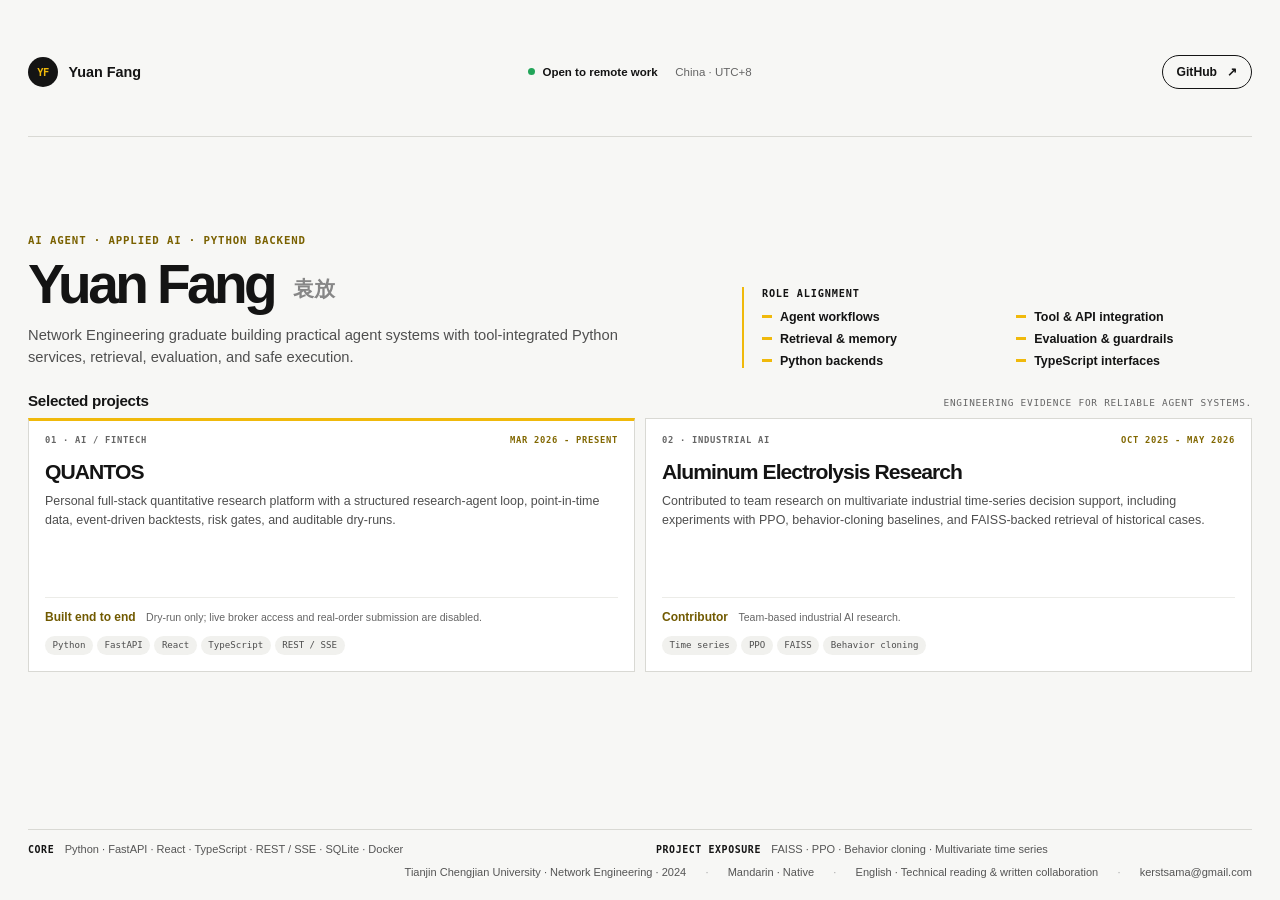
<file: index.html>
<!doctype html>
<html lang="en">
  <head>
    <meta charset="UTF-8" />
    <meta name="viewport" content="width=device-width, initial-scale=1.0" />
    <meta
      name="description"
      content="Yuan Fang is a Network Engineering graduate building practical AI agent workflows with Python backends, tool integration, retrieval, evaluation, and safe execution."
    />
    <meta name="theme-color" content="#f7f7f5" />
    <meta property="og:type" content="website" />
    <meta
      property="og:title"
      content="Yuan Fang — AI Agent & Python Engineer"
    />
    <meta
      property="og:description"
      content="Agent workflows, Python backends, tool APIs, RAG and memory, evaluation, and safe execution."
    />
    <meta
      property="og:url"
      content="https://kerstker.github.io/yuan-fang-portfolio/"
    />
    <meta
      property="og:image"
      content="https://kerstker.github.io/yuan-fang-portfolio/assets/og-card.png"
    />
    <meta name="twitter:card" content="summary_large_image" />
    <link
      rel="canonical"
      href="https://kerstker.github.io/yuan-fang-portfolio/"
    />
    <link rel="icon" href="assets/favicon.svg" type="image/svg+xml" />
    <link rel="stylesheet" href="styles.css" />
    <script type="application/ld+json">
      {
        "@context": "https://schema.org",
        "@type": "Person",
        "name": "Yuan Fang",
        "alternateName": "袁放",
        "url": "https://kerstker.github.io/yuan-fang-portfolio/",
        "sameAs": ["https://github.com/kerstker"],
        "jobTitle": "AI Agent & Python Engineer"
      }
    </script>
    <title>Yuan Fang — AI Agent & Python Engineer</title>
  </head>
  <body>
    <a class="skip-link" href="#main">Skip to content</a>

    <main class="page" id="main">
      <header class="topbar">
        <a class="identity" href="#main" aria-label="Yuan Fang, home">
          <span class="monogram">YF</span>
          <span>Yuan Fang</span>
        </a>

        <div class="topbar-meta" aria-label="Location and availability">
          <span><i aria-hidden="true"></i> Open to remote work</span>
          <span>China · UTC+8</span>
        </div>

        <a
          class="github-link"
          href="https://github.com/kerstker"
          target="_blank"
          rel="noreferrer"
        >
          GitHub <span aria-hidden="true">↗</span>
        </a>
      </header>

      <section class="intro" aria-labelledby="page-title">
        <div class="intro-copy">
          <p class="overline">AI AGENT · APPLIED AI · PYTHON BACKEND</p>
          <h1 id="page-title">Yuan Fang <span>袁放</span></h1>
          <p>
            Network Engineering graduate building practical agent systems with
            tool-integrated Python services, retrieval, evaluation, and safe
            execution.
          </p>
        </div>

        <aside class="role-fit" aria-labelledby="role-fit-title">
          <h2 id="role-fit-title">Role alignment</h2>
          <ul>
            <li>Agent workflows</li>
            <li>Tool &amp; API integration</li>
            <li>Retrieval &amp; memory</li>
            <li>Evaluation &amp; guardrails</li>
            <li>Python backends</li>
            <li>TypeScript interfaces</li>
          </ul>
        </aside>
      </section>

      <section class="work" aria-labelledby="work-title">
        <div class="section-title">
          <h2 id="work-title">Selected projects</h2>
          <p>Engineering evidence for reliable agent systems.</p>
        </div>

        <div class="project-grid">
          <article class="project-card project-primary">
            <div class="project-topline">
              <span>01 · AI / FINTECH</span>
              <span>MAR 2026 - PRESENT</span>
            </div>
            <h3>QUANTOS</h3>
            <p>
              Personal full-stack quantitative research platform with a structured
              research-agent loop, point-in-time data, event-driven backtests,
              risk gates, and auditable dry-runs.
            </p>
            <div class="project-evidence">
              <strong>Built end to end</strong>
              <span>Dry-run only; live broker access and real-order submission are disabled.</span>
            </div>
            <ul class="tags" aria-label="QUANTOS technologies">
              <li>Python</li>
              <li>FastAPI</li>
              <li>React</li>
              <li>TypeScript</li>
              <li>REST / SSE</li>
            </ul>
          </article>

          <article class="project-card">
            <div class="project-topline">
              <span>02 · INDUSTRIAL AI</span>
              <span>OCT 2025 - MAY 2026</span>
            </div>
            <h3>Aluminum Electrolysis Research</h3>
            <p>
              Contributed to team research on multivariate industrial time-series
              decision support, including experiments with PPO, behavior-cloning
              baselines, and FAISS-backed retrieval of historical cases.
            </p>
            <div class="project-evidence">
              <strong>Contributor</strong>
              <span>Team-based industrial AI research.</span>
            </div>
            <ul class="tags" aria-label="Aluminum electrolysis research technologies">
              <li>Time series</li>
              <li>PPO</li>
              <li>FAISS</li>
              <li>Behavior cloning</li>
            </ul>
          </article>
        </div>
      </section>

      <footer class="footer">
        <div class="skill-line">
          <strong>Core</strong>
          <span>Python · FastAPI · React · TypeScript · REST / SSE · SQLite · Docker</span>
        </div>
        <div class="skill-line">
          <strong>Project exposure</strong>
          <span>FAISS · PPO · Behavior cloning · Multivariate time series</span>
        </div>
        <div class="profile-line">
          <span>Tianjin Chengjian University · Network Engineering · 2024</span>
          <span>Mandarin · Native</span>
          <span>English · Technical reading &amp; written collaboration</span>
          <span><a href="mailto:kerstsama@gmail.com">kerstsama@gmail.com</a></span>
        </div>
      </footer>
    </main>
  </body>
</html>
</file>
<file: styles.css>
:root {
  --ink: #141414;
  --muted: #656565;
  --paper: #f7f7f5;
  --card: #ffffff;
  --line: #d9d9d4;
  --accent: #f0b90b;
  --accent-soft: #fff8d9;
  --max-width: 1280px;
}

* {
  box-sizing: border-box;
}

html {
  background: var(--paper);
}

body {
  margin: 0;
  background: var(--paper);
  color: var(--ink);
  font-family:
    Inter,
    ui-sans-serif,
    -apple-system,
    BlinkMacSystemFont,
    "Segoe UI",
    sans-serif;
  -webkit-font-smoothing: antialiased;
}

a {
  color: inherit;
  text-decoration: none;
}

.skip-link {
  background: var(--ink);
  color: #fff;
  left: 1rem;
  padding: 0.65rem 0.9rem;
  position: fixed;
  top: -4rem;
  z-index: 10;
}

.skip-link:focus {
  top: 1rem;
}

.page {
  display: grid;
  gap: 18px;
  margin: 0 auto;
  max-width: var(--max-width);
  min-height: 100dvh;
  padding: 20px 28px;
}

.topbar {
  align-items: center;
  border-bottom: 1px solid var(--line);
  display: grid;
  grid-template-columns: 1fr auto 1fr;
  min-height: 44px;
  padding-bottom: 12px;
}

.identity {
  align-items: center;
  display: inline-flex;
  font-size: 0.9rem;
  font-weight: 750;
  gap: 0.65rem;
  justify-self: start;
}

.monogram {
  align-items: center;
  background: var(--ink);
  border-radius: 50%;
  color: var(--accent);
  display: inline-flex;
  font-family: ui-monospace, SFMono-Regular, Menlo, Consolas, monospace;
  font-size: 0.65rem;
  height: 30px;
  justify-content: center;
  letter-spacing: -0.05em;
  width: 30px;
}

.topbar-meta {
  align-items: center;
  color: var(--muted);
  display: flex;
  font-size: 0.72rem;
  gap: 1.1rem;
}

.topbar-meta span:first-child {
  align-items: center;
  color: var(--ink);
  display: inline-flex;
  font-weight: 650;
  gap: 0.45rem;
}

.topbar-meta i {
  background: #22a559;
  border-radius: 50%;
  height: 7px;
  width: 7px;
}

.github-link {
  align-items: center;
  border: 1px solid var(--ink);
  border-radius: 999px;
  display: inline-flex;
  font-size: 0.76rem;
  font-weight: 700;
  gap: 0.65rem;
  justify-self: end;
  min-height: 34px;
  padding: 0.4rem 0.85rem;
}

.github-link:hover,
.github-link:focus-visible {
  background: var(--ink);
  color: #fff;
}

.intro {
  align-items: end;
  display: grid;
  gap: clamp(2rem, 7vw, 8rem);
  grid-template-columns: minmax(0, 1.1fr) minmax(390px, 0.9fr);
  padding: 10px 0 6px;
}

.overline,
.project-topline,
.section-title p,
.role-fit h2 {
  font-family: ui-monospace, SFMono-Regular, Menlo, Consolas, monospace;
  letter-spacing: 0.08em;
  text-transform: uppercase;
}

.overline {
  color: #7a6100;
  font-size: 0.67rem;
  font-weight: 750;
  margin: 0 0 0.65rem;
}

.intro h1 {
  font-size: clamp(2.75rem, 4.3vw, 4.45rem);
  font-weight: 680;
  letter-spacing: -0.065em;
  line-height: 0.95;
  margin: 0;
}

.intro h1 span {
  color: #878787;
  font-size: 0.38em;
  font-weight: 600;
  letter-spacing: 0;
  margin-left: 0.45rem;
  vertical-align: 0.32em;
}

.intro-copy > p:last-child {
  color: #4f4f4f;
  font-size: clamp(0.9rem, 1.15vw, 1.05rem);
  line-height: 1.5;
  margin: 0.85rem 0 0;
  max-width: 650px;
}

.role-fit {
  border-left: 2px solid var(--accent);
  padding-left: 1.15rem;
}

.role-fit h2 {
  font-size: 0.64rem;
  margin: 0 0 0.7rem;
}

.role-fit ul {
  display: grid;
  gap: 0.5rem 1.15rem;
  grid-template-columns: repeat(2, minmax(0, 1fr));
  list-style: none;
  margin: 0;
  padding: 0;
}

.role-fit li {
  align-items: center;
  display: flex;
  font-size: 0.78rem;
  font-weight: 630;
  gap: 0.5rem;
}

.role-fit li::before {
  background: var(--accent);
  content: "";
  height: 3px;
  width: 10px;
}

.work {
  min-width: 0;
}

.section-title {
  align-items: baseline;
  display: flex;
  justify-content: space-between;
  margin-bottom: 9px;
}

.section-title h2 {
  font-size: 0.95rem;
  letter-spacing: -0.02em;
  margin: 0;
}

.section-title p {
  color: var(--muted);
  font-size: 0.59rem;
  margin: 0;
}

.project-grid {
  display: grid;
  gap: 10px;
  grid-template-columns: repeat(2, minmax(0, 1fr));
}

.project-card {
  background: var(--card);
  border: 1px solid var(--line);
  display: flex;
  flex-direction: column;
  min-height: 254px;
  padding: 16px;
}

.project-primary {
  border-top: 3px solid var(--accent);
  padding-top: 14px;
}

.project-topline {
  color: var(--muted);
  display: flex;
  font-size: 0.55rem;
  font-weight: 700;
  justify-content: space-between;
}

.project-topline span:last-child {
  color: #816700;
}

.project-card h3 {
  font-size: clamp(1.25rem, 1.65vw, 1.65rem);
  letter-spacing: -0.045em;
  line-height: 1;
  margin: 1rem 0 0.65rem;
}

.project-card > p {
  color: #4e4e4e;
  font-size: 0.78rem;
  line-height: 1.48;
  margin: 0;
}

.project-evidence {
  align-items: baseline;
  border-top: 1px solid #ecece8;
  display: flex;
  gap: 0.65rem;
  margin-top: auto;
  padding-top: 0.75rem;
}

.project-evidence strong {
  color: #715a00;
  font-size: 0.75rem;
  white-space: nowrap;
}

.project-evidence span {
  color: var(--muted);
  font-size: 0.66rem;
  line-height: 1.35;
}

.tags {
  display: flex;
  flex-wrap: wrap;
  gap: 4px;
  list-style: none;
  margin: 0.7rem 0 0;
  padding: 0;
}

.tags li {
  background: #f1f1ee;
  border-radius: 999px;
  color: #4e4e4e;
  font-family: ui-monospace, SFMono-Regular, Menlo, Consolas, monospace;
  font-size: 0.57rem;
  padding: 0.28rem 0.47rem;
}

.footer {
  align-self: end;
  border-top: 1px solid var(--line);
  display: grid;
  gap: 7px 2rem;
  grid-template-columns: 1fr 1fr;
  padding-top: 12px;
}

.skill-line {
  align-items: baseline;
  display: grid;
  gap: 0.65rem;
  grid-template-columns: auto 1fr;
}

.skill-line strong {
  font-family: ui-monospace, SFMono-Regular, Menlo, Consolas, monospace;
  font-size: 0.62rem;
  letter-spacing: 0.06em;
  text-transform: uppercase;
}

.skill-line span,
.profile-line {
  color: #555;
  font-size: 0.69rem;
  line-height: 1.4;
}

.profile-line {
  display: flex;
  gap: 1.2rem;
  grid-column: 1 / -1;
  justify-content: flex-end;
}

.profile-line span {
  align-items: center;
  display: inline-flex;
  gap: 1.2rem;
}

.profile-line span:not(:last-child)::after {
  color: #aaa;
  content: "·";
}

.profile-line a {
  color: inherit;
  text-decoration-color: #aaa;
  text-underline-offset: 0.14em;
}

.profile-line a:hover {
  color: var(--ink);
}

:focus-visible {
  outline: 3px solid rgba(240, 185, 11, 0.55);
  outline-offset: 3px;
}

@media (max-width: 900px) {
  .page {
    gap: 24px;
    min-height: auto;
    padding: 18px;
  }

  .topbar {
    grid-template-columns: 1fr auto;
  }

  .topbar-meta {
    display: none;
  }

  .intro {
    align-items: start;
    gap: 1.6rem;
    grid-template-columns: 1fr;
    padding-top: 8px;
  }

  .project-grid {
    grid-template-columns: 1fr;
  }

  .project-card {
    min-height: 0;
  }

  .project-evidence {
    margin-top: 1rem;
  }

  .footer {
    grid-template-columns: 1fr;
  }

  .profile-line {
    flex-wrap: wrap;
    gap: 0.45rem 1rem;
    grid-column: 1;
    justify-content: flex-start;
  }

  .profile-line span {
    gap: 1rem;
  }
}

@media (max-width: 520px) {
  .page {
    padding: 14px;
  }

  .identity > span:last-child {
    display: none;
  }

  .intro h1 {
    font-size: 2.65rem;
  }

  .intro h1 span {
    display: block;
    margin: 0.7rem 0 0;
  }

  .role-fit ul {
    grid-template-columns: 1fr;
  }

  .section-title {
    align-items: flex-start;
    flex-direction: column;
    gap: 0.4rem;
  }
}

@media (max-height: 760px) and (min-width: 901px) {
  .page {
    gap: 12px;
    padding-bottom: 14px;
    padding-top: 14px;
  }

  .intro {
    padding-top: 4px;
  }

  .project-card {
    min-height: 238px;
    padding: 14px;
  }

  .project-card h3 {
    margin-top: 0.75rem;
  }

  .footer {
    padding-top: 9px;
  }
}

@media print {
  @page {
    margin: 10mm;
    size: A4 landscape;
  }

  body,
  html {
    background: #fff;
  }

  .page {
    gap: 14px;
    min-height: 0;
    padding: 0;
  }

  .github-link {
    border: 0;
    padding: 0;
  }
}
</file>
